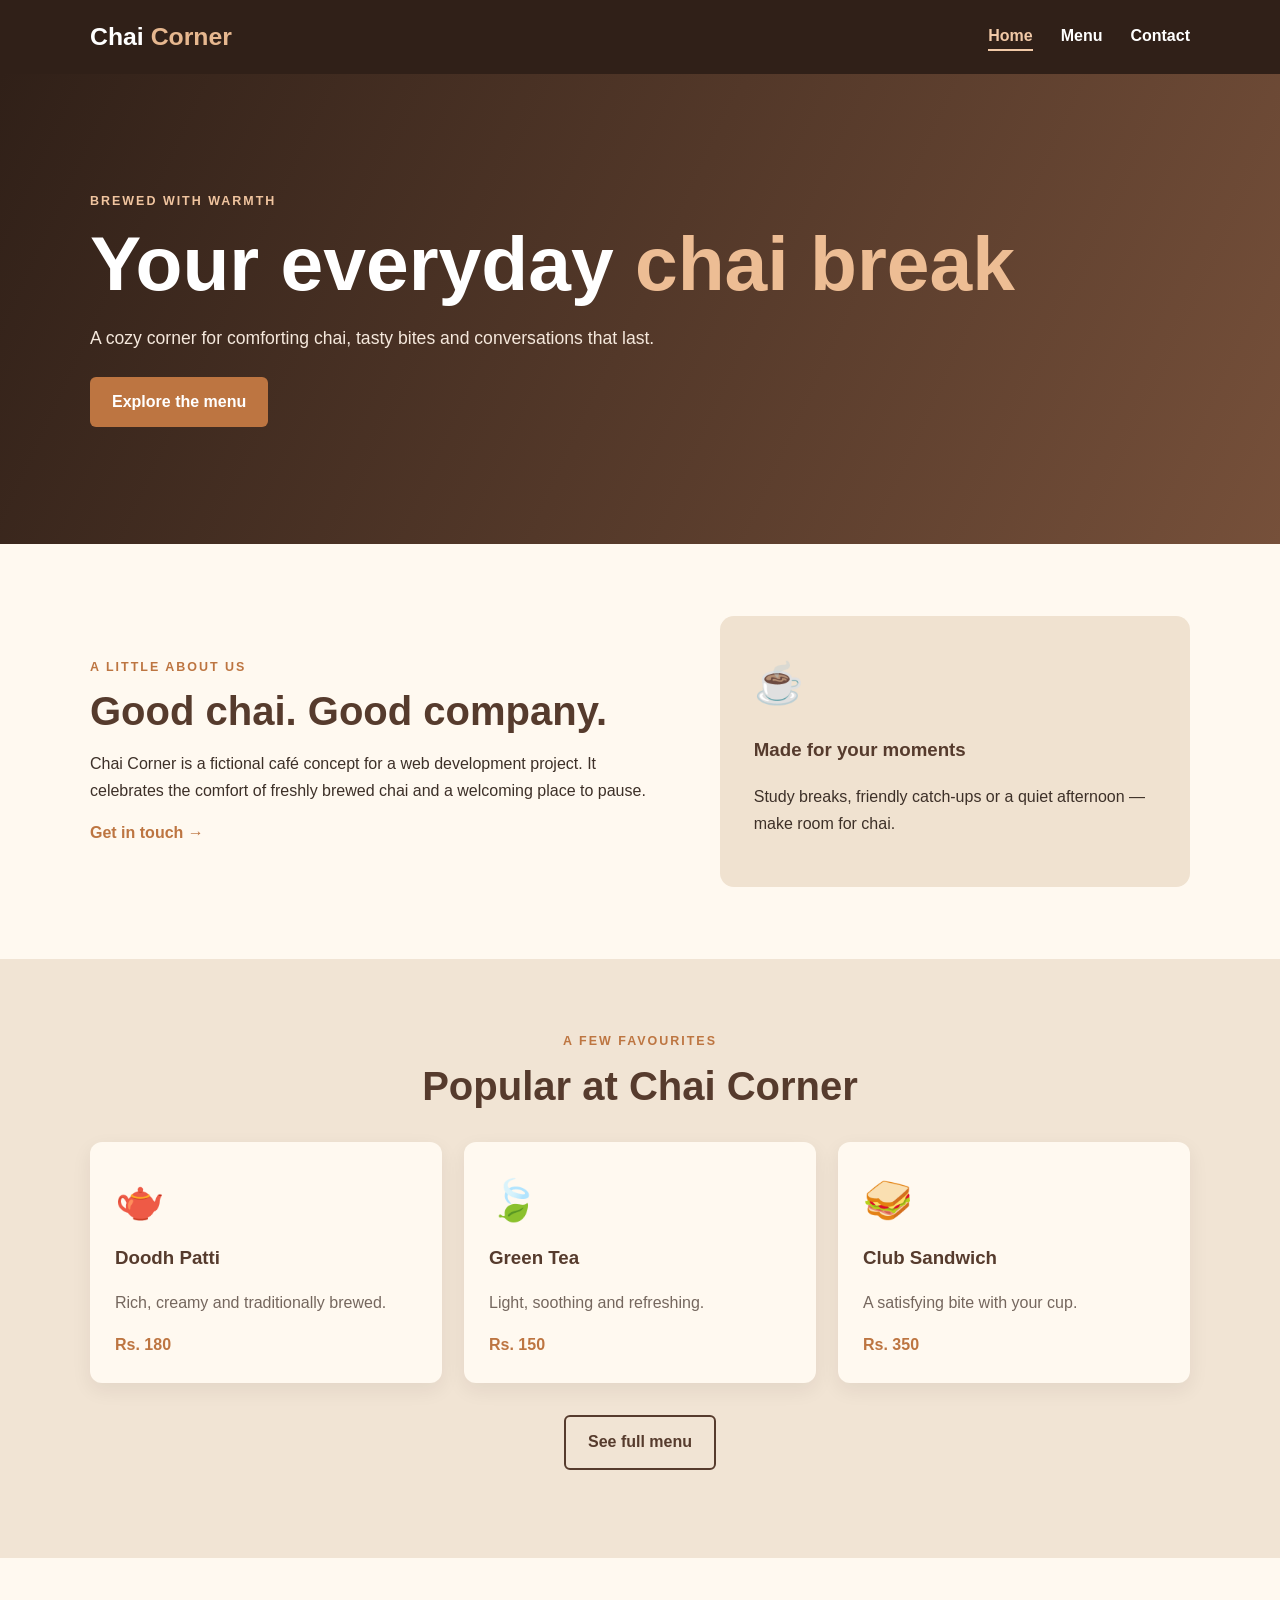
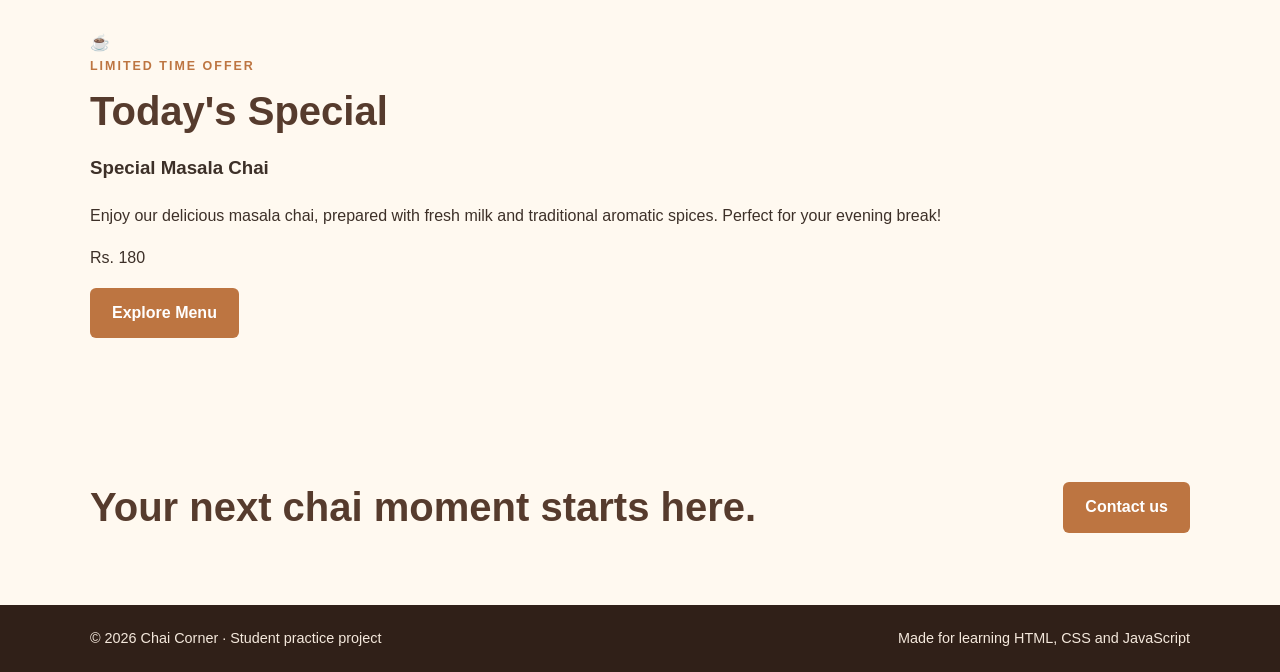
<file: index.html>
<!doctype html>
<html lang="en">
<head>
  <meta charset="UTF-8">
  <meta name="viewport" content="width=device-width, initial-scale=1.0">
  <title>Chai Corner | Home</title>
  <link rel="stylesheet" href="style.css">
</head>

<body>

  <!-- Navigation -->
  <header>
    <div class="container nav">
      <a class="brand" href="index.html">Chai <span>Corner</span></a>

      <button id="navToggle" aria-expanded="false">☰</button>

      <nav id="siteNav">
        <a class="active" href="index.html">Home</a>
        <a href="menu.html">Menu</a>
        <a href="contact.html">Contact</a>
      </nav>
    </div>
  </header>

  <main>

    <!-- Hero Section -->
    <section class="hero">
      <div class="container">
        <p class="eyebrow">Brewed with warmth</p>
        <h1>Your everyday <em>chai break</em></h1>
        <p>
          A cozy corner for comforting chai, tasty bites and
          conversations that last.
        </p>
        <a class="button" href="menu.html">Explore the menu</a>
      </div>
    </section>

    <!-- About Section -->
    <section class="container section split">
      <div>
        <p class="eyebrow">A little about us</p>
        <h2>Good chai. Good company.</h2>
        <p>
          Chai Corner is a fictional café concept for a web development
          project. It celebrates the comfort of freshly brewed chai
          and a welcoming place to pause.
        </p>
        <a class="text-link" href="contact.html">Get in touch →</a>
      </div>

      <div class="feature">
        <div class="emoji">☕</div>
        <h3>Made for your moments</h3>
        <p>
          Study breaks, friendly catch-ups or a quiet afternoon —
          make room for chai.
        </p>
      </div>
    </section>

    <!-- Popular Items Section -->
    <section class="section soft">
      <div class="container">
        <div class="heading">
          <p class="eyebrow">A few favourites</p>
          <h2>Popular at Chai Corner</h2>
        </div>

        <div class="cards">
          <article class="card">
            <div class="emoji">🫖</div>
            <h3>Doodh Patti</h3>
            <p>Rich, creamy and traditionally brewed.</p>
            <b>Rs. 180</b>
          </article>

          <article class="card">
            <div class="emoji">🍃</div>
            <h3>Green Tea</h3>
            <p>Light, soothing and refreshing.</p>
            <b>Rs. 150</b>
          </article>

          <article class="card">
            <div class="emoji">🥪</div>
            <h3>Club Sandwich</h3>
            <p>A satisfying bite with your cup.</p>
            <b>Rs. 350</b>
          </article>
        </div>

        <p class="center">
          <a class="button outline" href="menu.html">See full menu</a>
        </p>
      </div>
    </section>

    <!-- NEW FEATURE: Today's Special -->
    <section class="section todays-special">
      <div class="container special-content">

        <div class="special-icon" aria-hidden="true">☕</div>

        <div class="special-details">
          <p class="eyebrow">Limited Time Offer</p>
          <h2>Today's Special</h2>
          <h3>Special Masala Chai</h3>

          <p>
            Enjoy our delicious masala chai, prepared with fresh milk
            and traditional aromatic spices. Perfect for your
            evening break!
          </p>

          <p class="special-price">Rs. 180</p>

          <a href="menu.html" class="button">Explore Menu</a>
        </div>

      </div>
    </section>

    <!-- Contact Callout -->
    <section class="container section callout">
      <h2>Your next chai moment starts here.</h2>
      <a class="button" href="contact.html">Contact us</a>
    </section>

  </main>

  <!-- Footer -->
  <footer>
    <div class="container foot">
      <p>© 2026 Chai Corner · Student practice project</p>
      <p>Made for learning HTML, CSS and JavaScript</p>
    </div>
  </footer>

  <script src="script.js"></script>

</body>
</html>
</file>
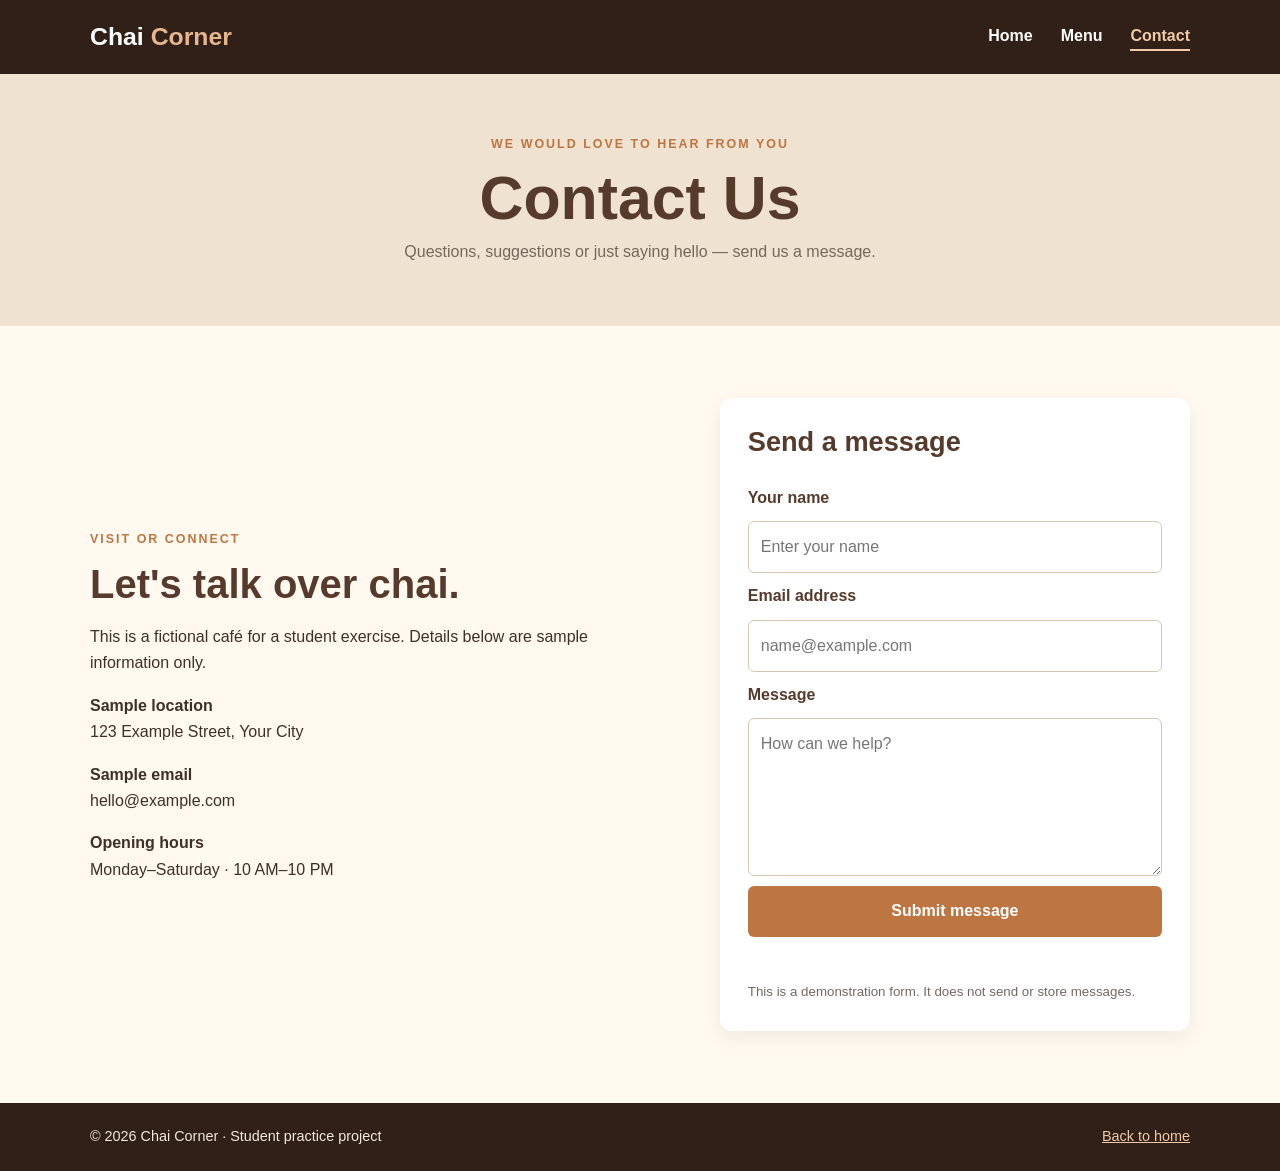
<file: contact.html>
<!doctype html>
<html lang="en"><head><meta charset="UTF-8"><meta name="viewport" content="width=device-width,initial-scale=1"><title>Chai Corner | Contact</title><link rel="stylesheet" href="style.css"></head>
<body><header><div class="container nav"><a class="brand" href="index.html">Chai <span>Corner</span></a><button id="navToggle" aria-expanded="false">☰</button><nav id="siteNav"><a href="index.html">Home</a><a href="menu.html">Menu</a><a class="active" href="contact.html">Contact</a></nav></div></header>
<main><section class="banner"><div class="container"><p class="eyebrow">We would love to hear from you</p><h1>Contact Us</h1><p>Questions, suggestions or just saying hello — send us a message.</p></div></section>
<section class="container section split"><div><p class="eyebrow">Visit or connect</p><h2>Let's talk over chai.</h2><p>This is a fictional café for a student exercise. Details below are sample information only.</p><p><b>Sample location</b><br>123 Example Street, Your City</p><p><b>Sample email</b><br>hello@example.com</p><p><b>Opening hours</b><br>Monday–Saturday · 10 AM–10 PM</p></div>
<form id="contactForm" class="form" novalidate><h2>Send a message</h2><label for="name">Your name</label><input id="name" required placeholder="Enter your name"><label for="email">Email address</label><input id="email" type="email" required placeholder="name@example.com"><label for="message">Message</label><textarea id="message" rows="5" required placeholder="How can we help?"></textarea><button class="button" type="submit">Submit message</button><p id="feedback" role="status"></p><small>This is a demonstration form. It does not send or store messages.</small></form></section></main>
<footer><div class="container foot"><p>© 2026 Chai Corner · Student practice project</p><p><a href="index.html">Back to home</a></p></div></footer><script src="script.js"></script></body></html>
</file>
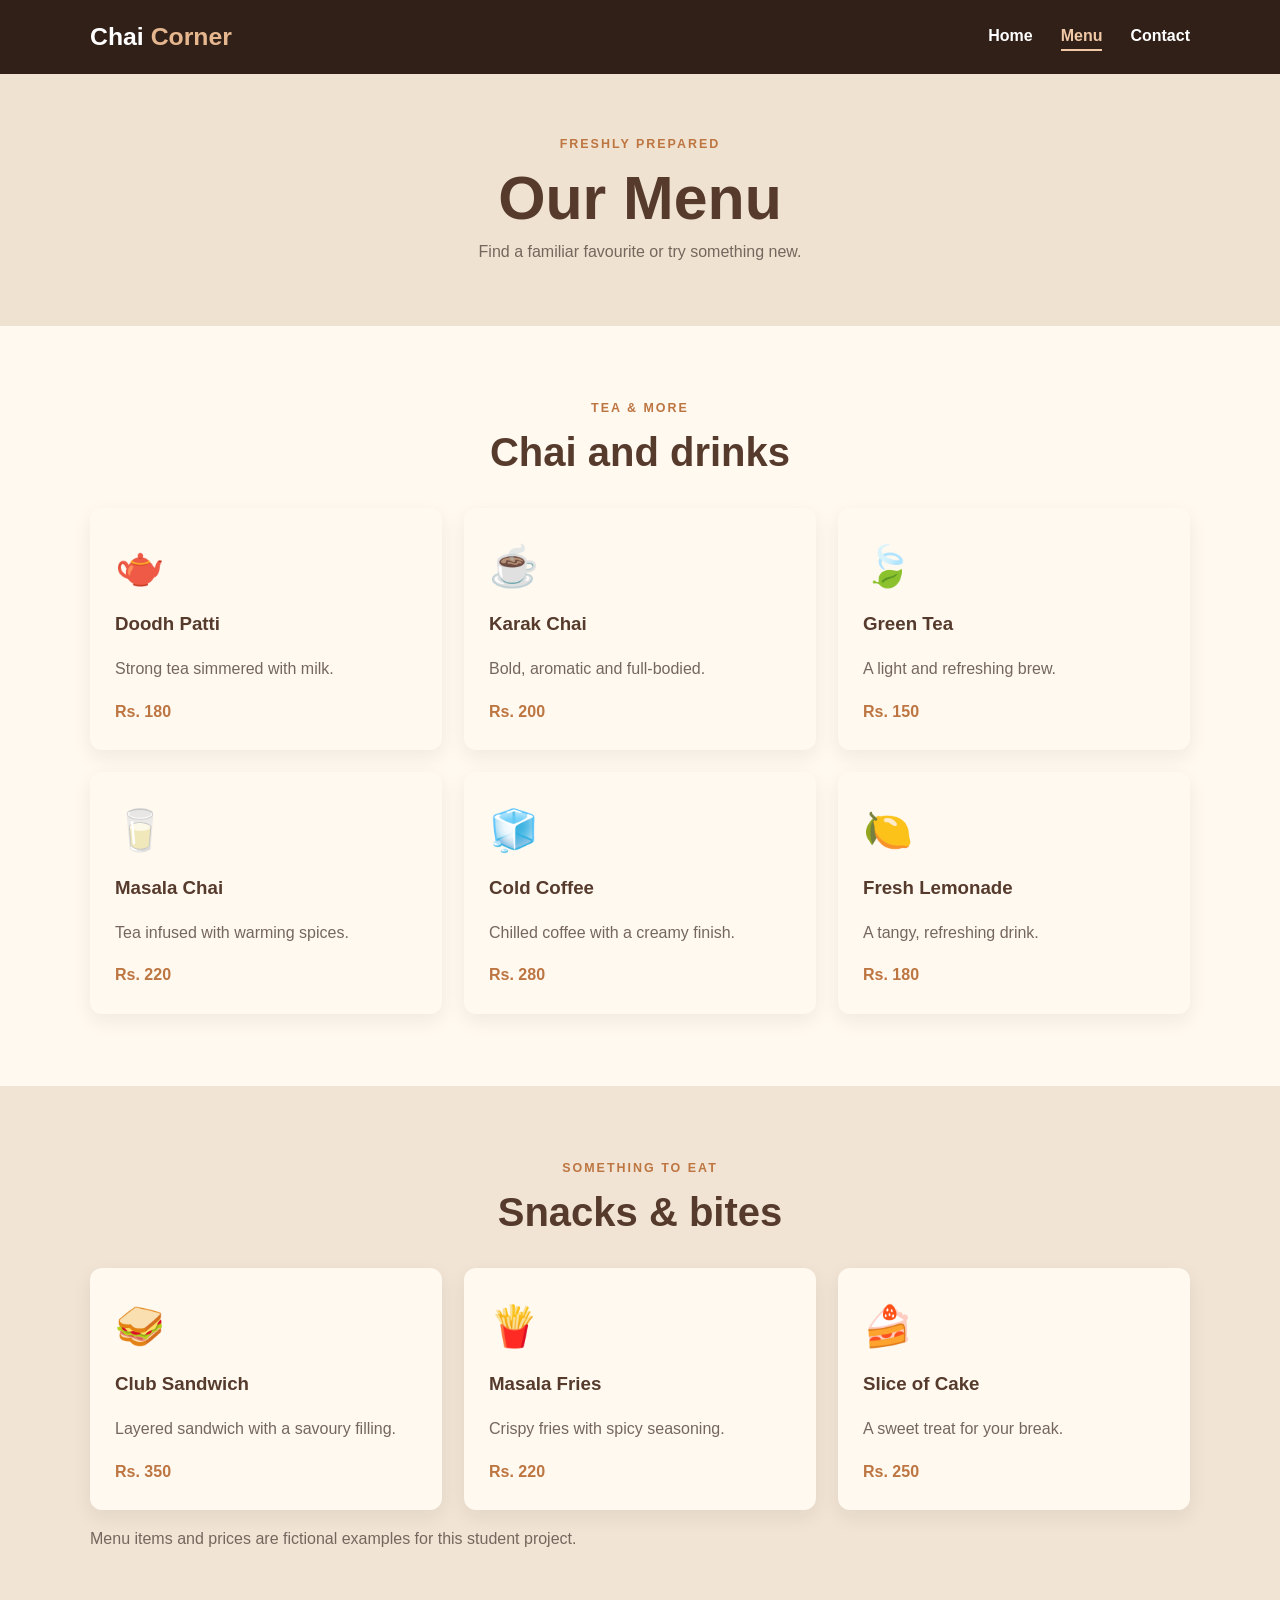
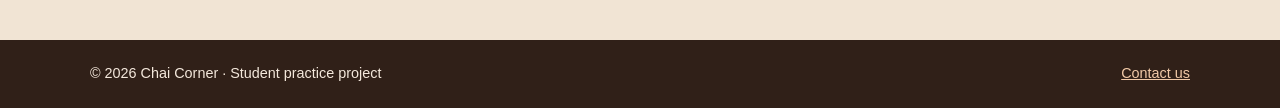
<file: menu.html>
<!doctype html>
<html lang="en"><head><meta charset="UTF-8"><meta name="viewport" content="width=device-width,initial-scale=1"><title>Chai Corner | Menu</title><link rel="stylesheet" href="style.css"></head>
<body><header><div class="container nav"><a class="brand" href="index.html">Chai <span>Corner</span></a><button id="navToggle" aria-expanded="false">☰</button><nav id="siteNav"><a href="index.html">Home</a><a class="active" href="menu.html">Menu</a><a href="contact.html">Contact</a></nav></div></header>
<main><section class="banner"><div class="container"><p class="eyebrow">Freshly prepared</p><h1>Our Menu</h1><p>Find a familiar favourite or try something new.</p></div></section>
<section class="container section"><div class="heading"><p class="eyebrow">Tea & more</p><h2>Chai and drinks</h2></div><div class="cards">
<article class="card"><div class="emoji">🫖</div><h3>Doodh Patti</h3><p>Strong tea simmered with milk.</p><b>Rs. 180</b></article><article class="card"><div class="emoji">☕</div><h3>Karak Chai</h3><p>Bold, aromatic and full-bodied.</p><b>Rs. 200</b></article><article class="card"><div class="emoji">🍃</div><h3>Green Tea</h3><p>A light and refreshing brew.</p><b>Rs. 150</b></article><article class="card"><div class="emoji">🥛</div><h3>Masala Chai</h3><p>Tea infused with warming spices.</p><b>Rs. 220</b></article><article class="card"><div class="emoji">🧊</div><h3>Cold Coffee</h3><p>Chilled coffee with a creamy finish.</p><b>Rs. 280</b></article><article class="card"><div class="emoji">🍋</div><h3>Fresh Lemonade</h3><p>A tangy, refreshing drink.</p><b>Rs. 180</b></article></div></section>
<section class="section soft"><div class="container"><div class="heading"><p class="eyebrow">Something to eat</p><h2>Snacks & bites</h2></div><div class="cards"><article class="card"><div class="emoji">🥪</div><h3>Club Sandwich</h3><p>Layered sandwich with a savoury filling.</p><b>Rs. 350</b></article><article class="card"><div class="emoji">🍟</div><h3>Masala Fries</h3><p>Crispy fries with spicy seasoning.</p><b>Rs. 220</b></article><article class="card"><div class="emoji">🍰</div><h3>Slice of Cake</h3><p>A sweet treat for your break.</p><b>Rs. 250</b></article></div><p class="note">Menu items and prices are fictional examples for this student project.</p></div></section></main>
<footer><div class="container foot"><p>© 2026 Chai Corner · Student practice project</p><p><a href="contact.html">Contact us</a></p></div></footer><script src="script.js"></script></body></html>
</file>
<file: style.css>
/* Chai Corner Lab 12 shared stylesheet */
:root{--brown:#563b2d;--dark:#302018;--cream:#fff9f0;--sand:#f0e2d0;--orange:#bd7541;--text:#3d3028;--muted:#75675e}
*{box-sizing:border-box}html{scroll-behavior:smooth}body{margin:0;background:var(--cream);color:var(--text);font:16px/1.65 Arial,Helvetica,sans-serif}
.container{width:min(1100px,90%);margin:auto}header{background:var(--dark);color:white;position:sticky;top:0;z-index:5}.nav{min-height:74px;display:flex;align-items:center;justify-content:space-between;gap:20px}.brand{font-size:1.55rem;font-weight:800;color:white;text-decoration:none}.brand span{color:#e6b78f}nav{display:flex;gap:28px}nav a{color:white;text-decoration:none;font-weight:bold;border-bottom:2px solid transparent}nav a:hover,nav a.active{color:#f1c9a7;border-color:#f1c9a7}#navToggle{display:none}
.hero{min-height:470px;display:flex;align-items:center;color:white;background:linear-gradient(115deg,#302018,#76503a)}.hero .container{padding:80px 0}.eyebrow{color:var(--orange);font-size:.78rem;font-weight:800;letter-spacing:2px;text-transform:uppercase;margin:0 0 10px}.hero .eyebrow{color:#f0c49f}h1{font-size:clamp(2.6rem,7vw,4.8rem);line-height:1.1;margin:0 0 18px}h1 em{color:#edbd94;font-style:normal}.hero p:not(.eyebrow){max-width:570px;color:#f5e8dc;font-size:1.1rem;margin-bottom:24px}
.button{display:inline-block;background:var(--orange);color:white;border:0;border-radius:6px;padding:12px 22px;text-decoration:none;font:inherit;font-weight:bold;cursor:pointer}.button:hover{background:var(--brown)}.outline{background:transparent;color:var(--brown);border:2px solid var(--brown)}.outline:hover{color:white}
.section{padding:72px 0}.split{display:grid;grid-template-columns:1.1fr .9fr;gap:55px;align-items:center}h2{color:var(--brown);font-size:clamp(1.8rem,4vw,2.5rem);line-height:1.2;margin:0 0 16px}.feature{padding:34px;background:var(--sand);border-radius:14px}.feature h3{color:var(--brown)}.emoji{font-size:2.5rem}.soft{background:#f1e4d4}.heading{text-align:center;margin-bottom:32px}.heading h2{margin:0}.cards{display:grid;grid-template-columns:repeat(3,1fr);gap:22px}.card{background:var(--cream);padding:25px;border-radius:12px;box-shadow:0 7px 20px #30201812}.card h3{color:var(--brown);margin:10px 0 5px}.card p{color:var(--muted)}.card b{color:var(--orange)}.center{text-align:center;margin-top:32px}.callout{display:flex;align-items:center;justify-content:space-between;gap:20px}.callout h2{margin:0}.banner{background:var(--sand);padding:60px 0;text-align:center}.banner h1{color:var(--brown);font-size:clamp(2.5rem,6vw,3.8rem);margin-bottom:8px}.banner p:last-child{color:var(--muted);margin:0}.form{background:white;padding:28px;border-radius:12px;box-shadow:0 7px 20px #30201812;display:grid;gap:10px}.form h2{font-size:1.7rem}.form label{font-weight:bold;color:var(--brown)}.form input,.form textarea{width:100%;padding:12px;border:1px solid #d8c6b3;border-radius:6px;font:inherit}.form input:focus,.form textarea:focus{outline:2px solid var(--orange)}#feedback{min-height:24px;color:var(--brown);font-weight:bold;margin:0}.note,small{color:var(--muted)}footer{background:var(--dark);color:#f4e8dc;padding:22px 0}.foot{display:flex;justify-content:space-between;gap:15px;flex-wrap:wrap}.foot p{margin:0;font-size:.9rem}.foot a{color:#f1c9a7}.text-link{color:var(--orange);font-weight:bold;text-decoration:none}
@media(max-width:720px){.nav{flex-wrap:wrap;padding:12px 0}#navToggle{display:block;background:transparent;color:white;border:1px solid #806653;border-radius:5px;padding:7px 11px;font-size:1.2rem}nav{display:none;width:100%;flex-direction:column;gap:8px;padding:8px 0}nav.open{display:flex}.split{grid-template-columns:1fr;gap:28px}.cards{grid-template-columns:1fr}.section{padding:50px 0}.callout{align-items:flex-start;flex-direction:column}.hero{min-height:400px}}
</file>
